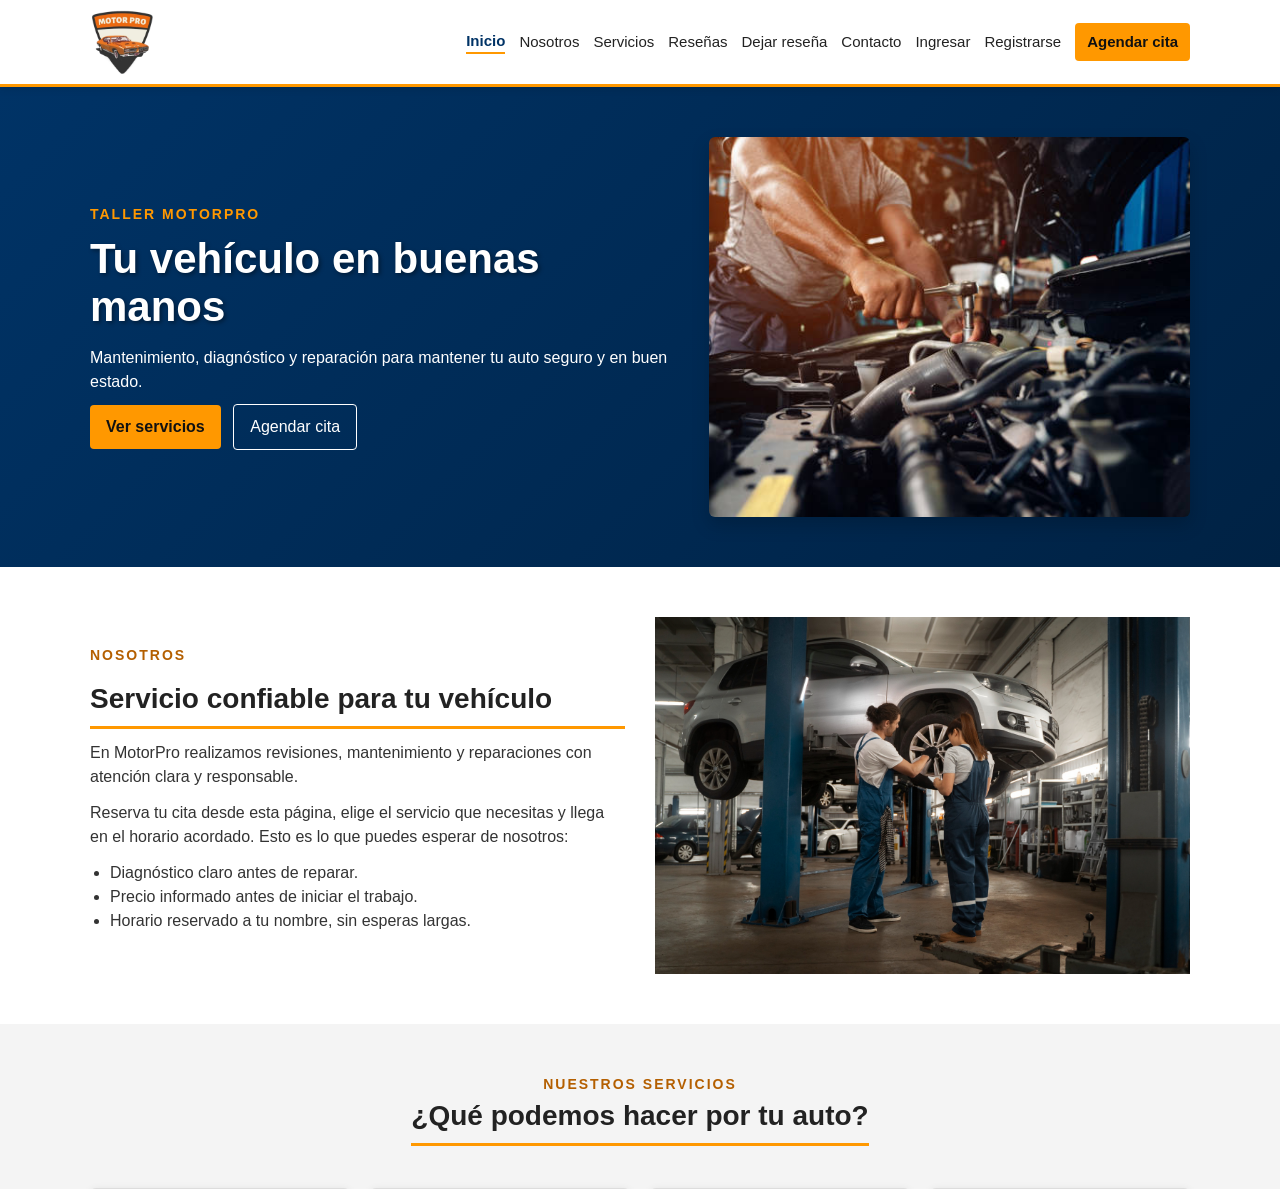
<file: index.html>
<!DOCTYPE html>
<html>
  <head>
    <meta http-equiv="refresh" content="0; url=pages/index.html">
    <title>Redirigiendo, espera...</title>
  </head>
  <body>
    <a href="pages/index.html">Ir al sitio</a>
  </body>
</html>
</file>
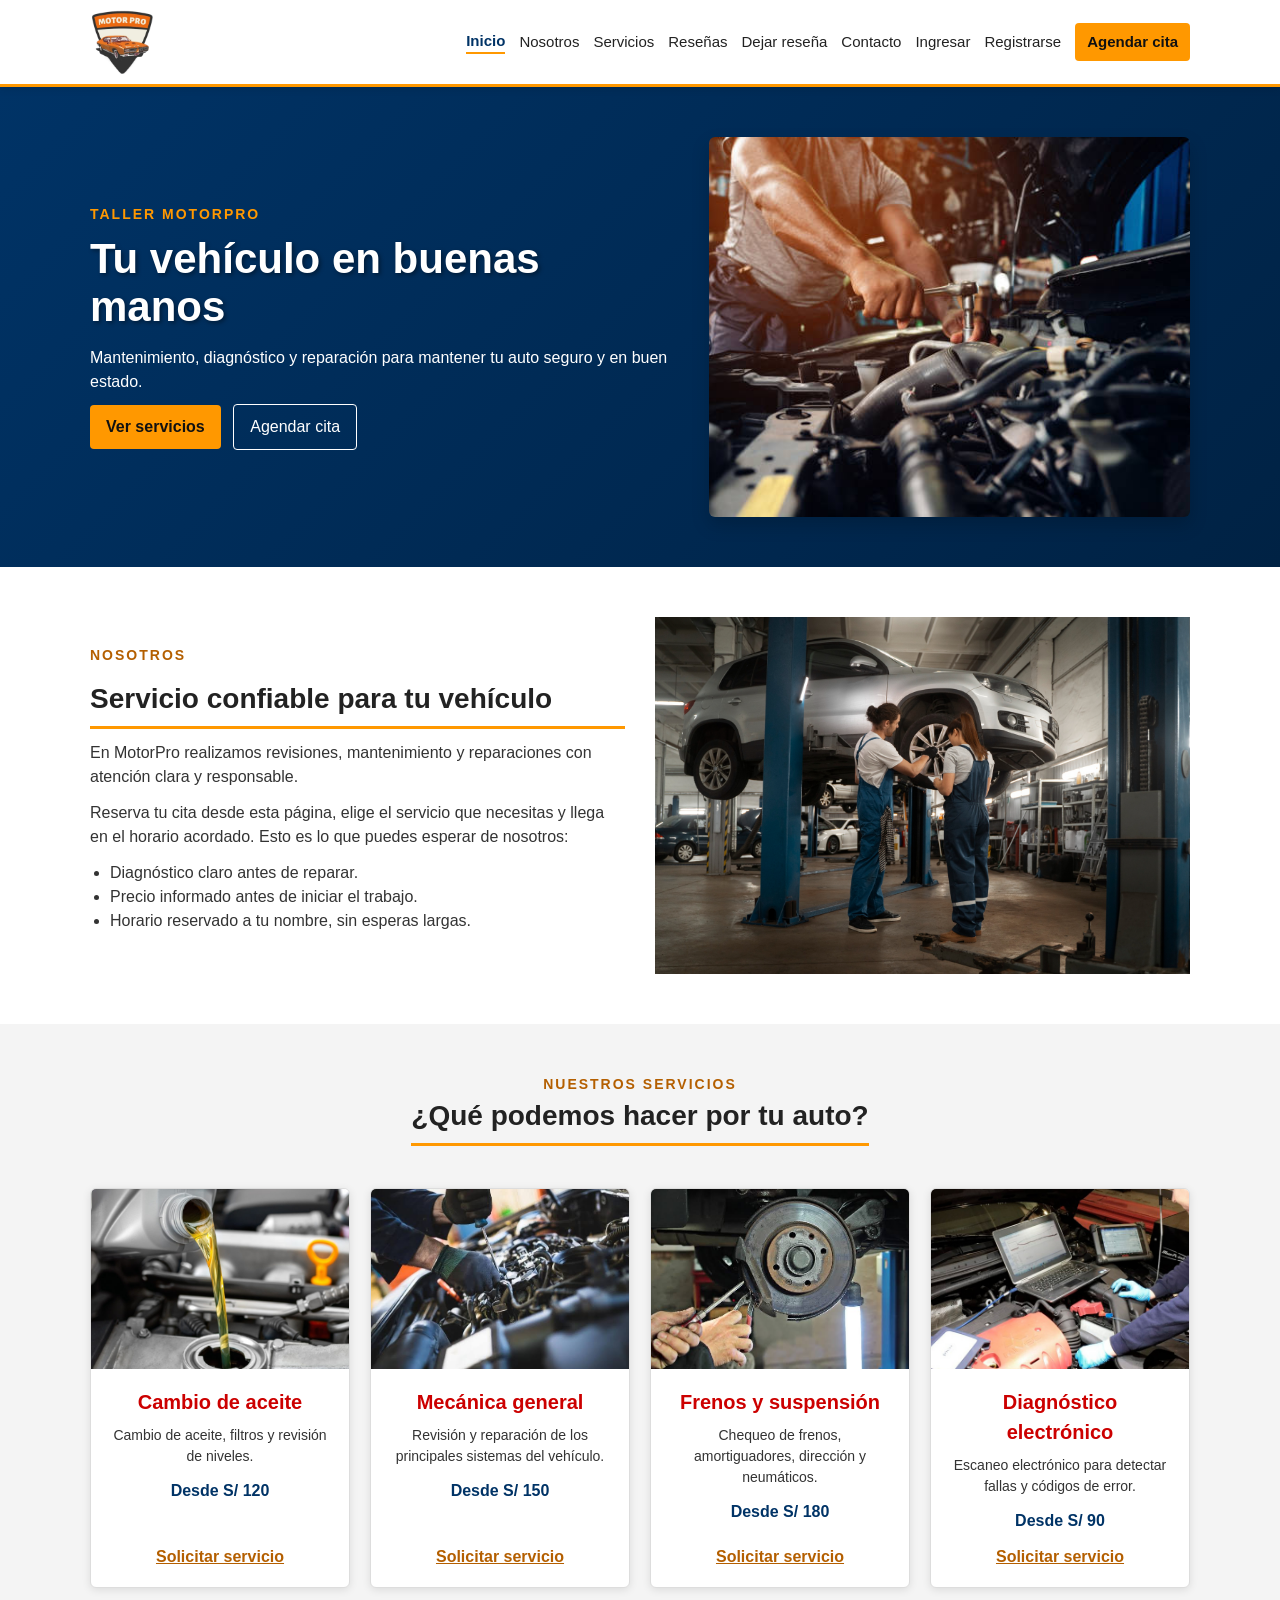
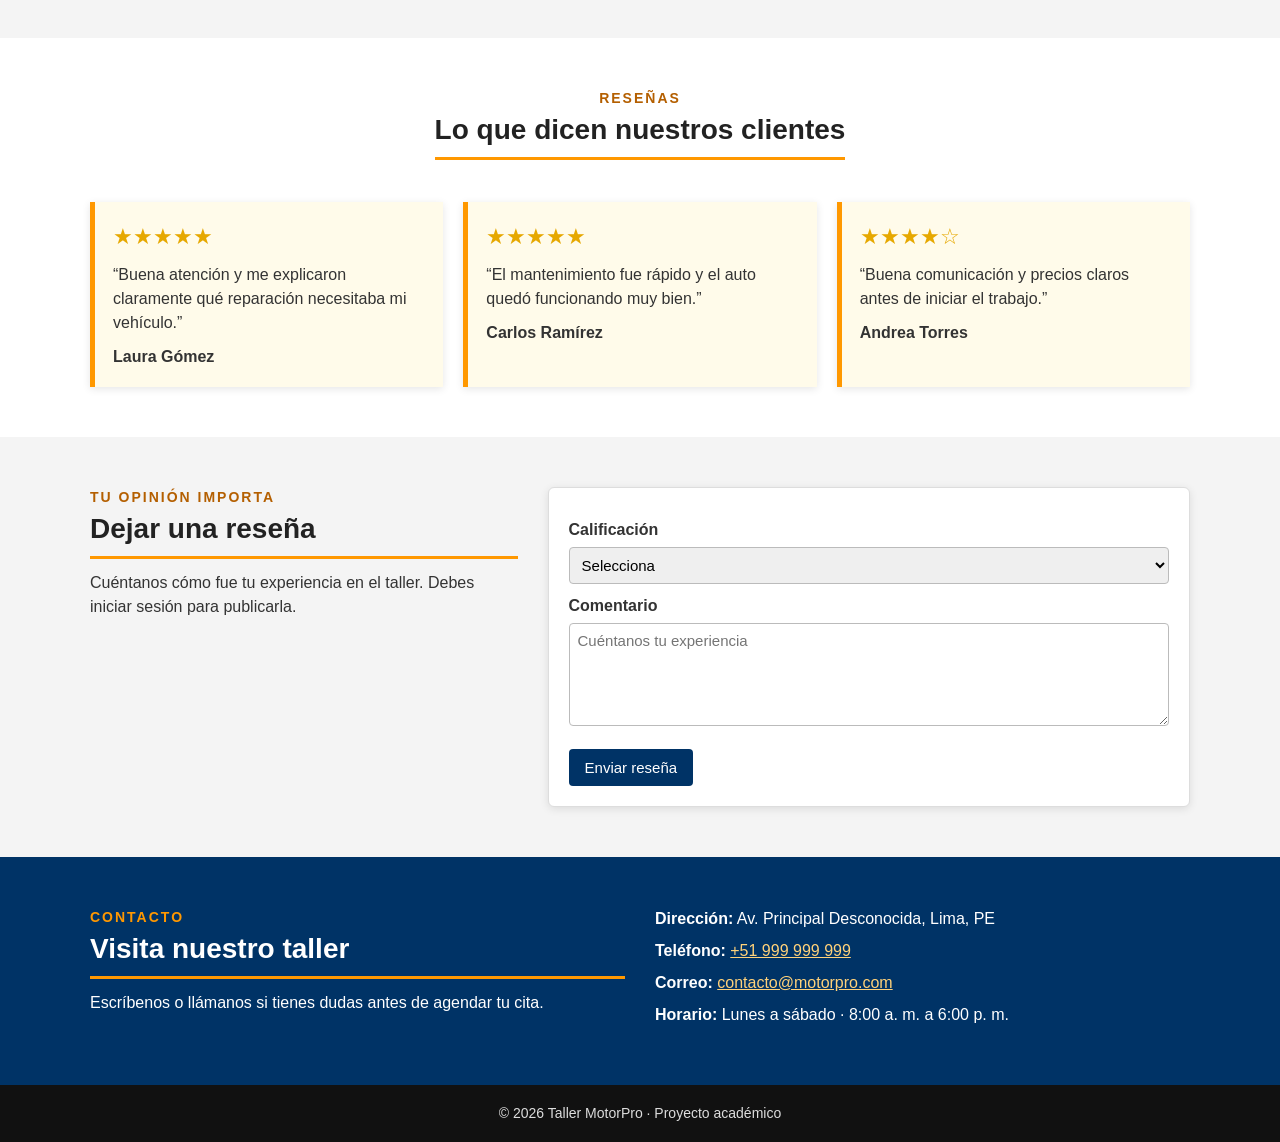
<file: pages/index.html>
<!DOCTYPE html>
<html lang="es">

<head>
    <meta charset="UTF-8">
    <meta name="viewport" content="width=device-width, initial-scale=1.0">
    <meta name="description" content="Taller MotorPro: mantenimiento, diagnóstico y reparación para tu vehículo.">
    <meta name="theme-color" content="#003366">
    <title>Taller Automotriz | Taller MotorPro</title>
    <link rel="stylesheet" href="../css/base.css">
    <link rel="stylesheet" href="../css/menu.css">
    <link rel="stylesheet" href="../css/componentes.css">
    <link rel="stylesheet" href="../css/index.css">
    <link rel="stylesheet" href="../css/res.css">
</head>

<body>
    <a class="saltar" href="#contenido">Saltar al contenido</a>

    <header class="encabezado">
        <div class="contenedor barra">
            <a class="logo" id="logo-enlace" href="index.html#inicio" aria-label="MotorPro, ir al inicio">
                <img src="../images/MotorProLogo.png" alt="MotorPro">
            </a>

            <button class="boton-hamburguesa" id="boton-menu" type="button" aria-controls="menu">Menú</button>

            <nav class="menu" id="menu" aria-label="Navegación principal">
                <a id="enlace-inicio" href="index.html#inicio">Inicio</a>
                <a id="enlace-nosotros" href="index.html#nosotros">Nosotros</a>
                <a id="enlace-servicios" href="index.html#servicios">Servicios</a>
                <a id="enlace-resenas" href="index.html#resenas">Reseñas</a>
                <a id="enlace-dejar-resena" href="index.html#dejar-resena">Dejar reseña</a>
                <a id="enlace-contacto" href="index.html#contacto">Contacto</a>
                <a id="enlace-ingresar" href="login.html">Ingresar</a>
                <a id="enlace-registro" href="registro.html">Registrarse</a>
                <a id="enlace-citas" href="citas.html" hidden>Mis citas</a>
                <span class="saludo" id="saludo" hidden></span>
                <button class="boton-salir" id="boton-salir" type="button" hidden>Salir</button>
                <a class="boton-menu" id="enlace-agendar-menu" href="citas.html">Agendar cita</a>
            </nav>
        </div>
    </header>

    <main id="contenido">
        <section class="hero" id="inicio">
            <div class="contenedor hero-grid">
                <div class="hero-texto">
                    <p class="etiqueta">Taller MotorPro</p>
                    <h1>Tu vehículo en buenas manos</h1>
                    <p>
                        Mantenimiento, diagnóstico y reparación para mantener tu auto seguro y en buen estado.
                    </p>
                    <div class="hero-botones">
                        <a class="boton boton-principal" href="#servicios">Ver servicios</a>
                        <a class="boton boton-secundario" id="enlace-agendar-hero" href="citas.html">Agendar cita</a>
                    </div>
                </div>

                <div class="hero-imagen">
                    <img src="../images/motorpro_fondoinicio2.jpg" alt="Automóvil y herramientas de taller">
                </div>
            </div>
        </section>

        <section class="seccion" id="nosotros">
            <div class="contenedor dos-columnas">
                <div>
                    <p class="etiqueta">Nosotros</p>
                    <h2>Servicio confiable para tu vehículo</h2>
                    <p>
                        En MotorPro realizamos revisiones, mantenimiento y reparaciones con atención clara y
                        responsable.
                    </p>
                    <p>
                        Reserva tu cita desde esta página, elige el servicio que necesitas y llega en el horario
                        acordado. Esto es lo que puedes esperar de nosotros:
                    </p>
                    <ul>
                        <li>Diagnóstico claro antes de reparar.</li>
                        <li>Precio informado antes de iniciar el trabajo.</li>
                        <li>Horario reservado a tu nombre, sin esperas largas.</li>
                    </ul>
                </div>

                <div class="imagen-presentacion">
                    <img src="../images/mecanicos_con_herramientas.jpg" alt="Mecánico con herramientas" loading="lazy">

                </div>
            </div>
        </section>

        <section class="seccion seccion-gris" id="servicios">
            <div class="contenedor">
                <div class="titulo-seccion">
                    <p class="etiqueta">Nuestros servicios</p>
                    <h2>¿Qué podemos hacer por tu auto?</h2>
                </div>

                <div class="servicios-grid" id="lista-servicios"></div>
            </div>
        </section>

        <section class="seccion" id="resenas">
            <div class="contenedor">
                <div class="titulo-seccion">
                    <p class="etiqueta">Reseñas</p>
                    <h2>Lo que dicen nuestros clientes</h2>
                </div>

                <div class="resenas-grid" id="lista-resenas"></div>
            </div>
        </section>

        <section class="seccion seccion-gris" id="dejar-resena">
            <div class="contenedor formulario-grid">
                <div>
                    <p class="etiqueta">Tu opinión importa</p>
                    <h2>Dejar una reseña</h2>
                    <p>
                        Cuéntanos cómo fue tu experiencia en el taller. Debes iniciar sesión para publicarla.
                    </p>
                </div>

                <form class="formulario" id="formulario-resena">
                    <label for="calificacion">Calificación</label>
                    <select id="calificacion" name="calificacion" required>
                        <option value="">Selecciona</option>
                        <option value="5">5 estrellas</option>
                        <option value="4">4 estrellas</option>
                        <option value="3">3 estrellas</option>
                        <option value="2">2 estrellas</option>
                        <option value="1">1 estrella</option>
                    </select>

                    <label for="comentario">Comentario</label>
                    <textarea id="comentario" name="comentario" rows="5" placeholder="Cuéntanos tu experiencia"
                        required></textarea>

                    <p class="mensaje" id="mensaje-resena" role="alert" hidden></p>
                    <button class="boton boton-principal" type="submit">Enviar reseña</button>
                </form>
            </div>
        </section>

        <section class="seccion contacto" id="contacto">
            <div class="contenedor contacto-grid">
                <div>
                    <p class="etiqueta">Contacto</p>
                    <h2>Visita nuestro taller</h2>
                    <p>Escríbenos o llámanos si tienes dudas antes de agendar tu cita.</p>
                </div>

                <div class="datos-contacto">
                    <p><strong>Dirección:</strong> Av. Principal Desconocida, Lima, PE</p>
                    <p><strong>Teléfono:</strong> <a href="tel:+51999999999">+51 999 999 999</a></p>
                    <p><strong>Correo:</strong> <a href="mailto:contacto@motorpro.com">contacto@motorpro.com</a></p>
                    <p><strong>Horario:</strong> Lunes a sábado · 8:00 a. m. a 6:00 p. m.</p>
                </div>
            </div>
        </section>
    </main>

    <footer>
        <div class="contenedor">
            <p>© 2026 Taller MotorPro · Proyecto académico</p>
        </div>
    </footer>

    <script src="../js/datos.js"></script>
    <script src="../js/menu.js"></script>
    <script src="../js/servicios.js"></script>
    <script src="../js/resenas.js"></script>
</body>

</html>
</file>
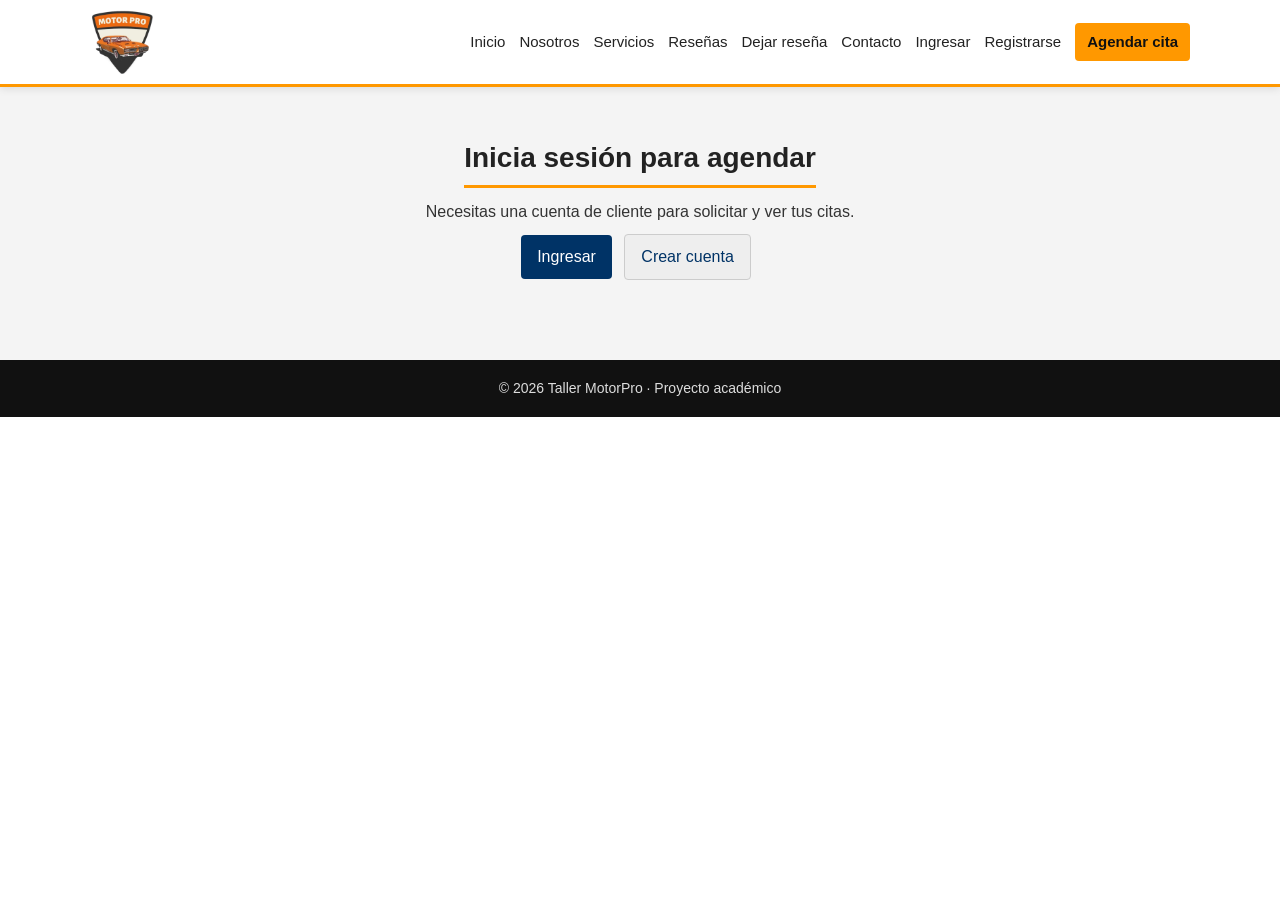
<file: pages/citas.html>
<!DOCTYPE html>
<html lang="es">

<head>
    <meta charset="UTF-8">
    <meta name="viewport" content="width=device-width, initial-scale=1.0">
    <meta name="description" content="Taller MotorPro: mantenimiento, diagnóstico y reparación para tu vehículo.">
    <meta name="theme-color" content="#003366">
    <title>Mis citas | Taller MotorPro</title>
    <link rel="stylesheet" href="../css/base.css">
    <link rel="stylesheet" href="../css/menu.css">
    <link rel="stylesheet" href="..//css/componentes.css">
    <link rel="stylesheet" href="../css/res.css">
</head>

<body>
    <a class="saltar" href="#contenido">Saltar al contenido</a>

    <header class="encabezado">
        <div class="contenedor barra">
            <a class="logo" id="logo-enlace" href="index.html#inicio" aria-label="MotorPro, ir al inicio">
                <img src="../images/MotorProLogo.png" alt="MotorPro">
            </a>

            <button class="boton-hamburguesa" id="boton-menu" type="button" aria-controls="menu">Menú</button>

            <nav class="menu" id="menu" aria-label="Navegación principal">
                <a id="enlace-inicio" href="index.html#inicio">Inicio</a>
                <a id="enlace-nosotros" href="index.html#nosotros">Nosotros</a>
                <a id="enlace-servicios" href="index.html#servicios">Servicios</a>
                <a id="enlace-resenas" href="index.html#resenas">Reseñas</a>
                <a id="enlace-dejar-resena" href="index.html#dejar-resena">Dejar reseña</a>
                <a id="enlace-contacto" href="index.html#contacto">Contacto</a>
                <a id="enlace-ingresar" href="login.html">Ingresar</a>
                <a id="enlace-registro" href="registro.html">Registrarse</a>
                <a class="activo" id="enlace-citas" href="citas.html" hidden>Mis citas</a>
                <span class="saludo" id="saludo" hidden></span>
                <button class="boton-salir" id="boton-salir" type="button" hidden>Salir</button>
                <a class="boton-menu" id="enlace-agendar-menu" href="citas.html">Agendar cita</a>
            </nav>
        </div>
    </header>

    <main id="contenido">
        <section class="seccion seccion-gris" id="sin-sesion">
            <div class="contenedor titulo-seccion">
                <h2>Inicia sesión para agendar</h2>
                <p>Necesitas una cuenta de cliente para solicitar y ver tus citas.</p>
                <a class="boton boton-principal" href="login.html">Ingresar</a>
                <a class="boton boton-secundario" href="registro.html">Crear cuenta</a>
            </div>
        </section>

        <section class="seccion seccion-gris" id="cita" hidden>
            <div class="contenedor formulario-grid">
                <div>
                    <p class="etiqueta">Agenda tu visita</p>
                    <h2>Solicitar una cita</h2>
                    <p>Elige el servicio, indícanos los datos de tu vehículo y reserva fecha y hora.</p>
                </div>

                <form class="formulario" id="formulario-cita">
                    <label for="servicio">Servicio</label>
                    <select id="servicio" name="servicio" required>
                        <option value="">Selecciona un servicio</option>
                    </select>

                    <label for="marca">Marca del vehículo</label>
                    <input id="marca" name="marca" type="text" placeholder="Ejemplo: Toyota" required>

                    <label for="modelo">Modelo</label>
                    <input id="modelo" name="modelo" type="text" placeholder="Ejemplo: Yaris" required>

                    <label for="placa">Placa</label>
                    <input id="placa" name="placa" type="text" placeholder="Ejemplo: ABC-123" required>

                    <label for="fecha">Fecha</label>
                    <input id="fecha" name="fecha" type="date" required>

                    <label for="hora">Hora</label>
                    <select id="hora" name="hora" required>
                        <option value="">Selecciona una hora</option>
                    </select>

                    <p class="mensaje" id="mensaje-cita" role="alert" hidden></p>
                    <button class="boton boton-principal" type="submit">Solicitar cita</button>
                </form>
            </div>
        </section>

        <section class="seccion" id="mis-citas" hidden>
            <div class="contenedor">
                <div class="titulo-seccion">
                    <p class="etiqueta">Mis citas</p>
                    <h2>Tus citas registradas</h2>
                    <p id="datos-cliente"></p>
                </div>

                <p id="sin-citas">Aún no tienes citas. Agenda la primera con el formulario de arriba.</p>
                <div class="citas-grid" id="lista-citas"></div>
            </div>
        </section>
    </main>

    <footer>
        <div class="contenedor">
            <p>© 2026 Taller MotorPro · Proyecto académico</p>
        </div>
    </footer>

    <script src="../js/datos.js"></script>
    <script src="../js/menu.js"></script>
    <script src="../js/citas.js"></script>
</body>

</html>
</file>
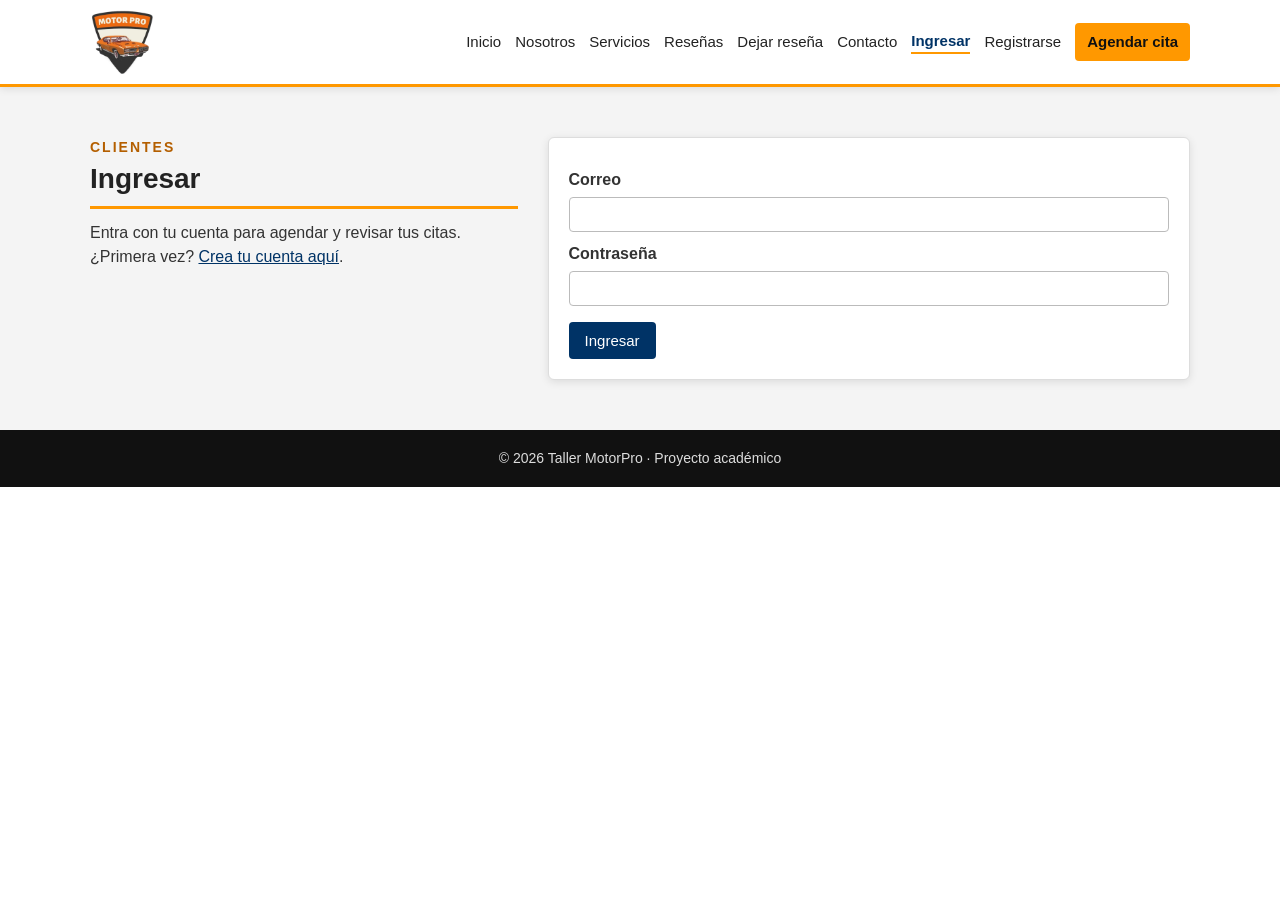
<file: pages/login.html>
<!DOCTYPE html>
<html lang="es">

<head>
    <meta charset="UTF-8">
    <meta name="viewport" content="width=device-width, initial-scale=1.0">
    <meta name="description" content="Taller MotorPro: mantenimiento, diagnóstico y reparación para tu vehículo.">
    <meta name="theme-color" content="#003366">
    <title>Ingresar | Taller MotorPro</title>
    <link rel="stylesheet" href="../css/base.css">
    <link rel="stylesheet" href="../css/menu.css">
    <link rel="stylesheet" href="../css/componentes.css">
    <link rel="stylesheet" href="../css/res.css">
</head>

<body>
    <a class="saltar" href="#contenido">Saltar al contenido</a>

    <header class="encabezado">
        <div class="contenedor barra">
            <a class="logo" id="logo-enlace" href="index.html#inicio" aria-label="MotorPro, ir al inicio">
                <img src="../images/MotorProLogo.png" alt="MotorPro">
            </a>

            <button class="boton-hamburguesa" id="boton-menu" type="button" aria-controls="menu">Menú</button>

            <nav class="menu" id="menu" aria-label="Navegación principal">
                <a id="enlace-inicio" href="index.html#inicio">Inicio</a>
                <a id="enlace-nosotros" href="index.html#nosotros">Nosotros</a>
                <a id="enlace-servicios" href="index.html#servicios">Servicios</a>
                <a id="enlace-resenas" href="index.html#resenas">Reseñas</a>
                <a id="enlace-dejar-resena" href="index.html#dejar-resena">Dejar reseña</a>
                <a id="enlace-contacto" href="index.html#contacto">Contacto</a>
                <a class="activo" id="enlace-ingresar" href="login.html">Ingresar</a>
                <a id="enlace-registro" href="registro.html">Registrarse</a>
                <a id="enlace-citas" href="citas.html" hidden>Mis citas</a>
                <span class="saludo" id="saludo" hidden></span>
                <button class="boton-salir" id="boton-salir" type="button" hidden>Salir</button>
                <a class="boton-menu" id="enlace-agendar-menu" href="citas.html">Agendar cita</a>
            </nav>
        </div>
    </header>

    <main id="contenido">
        <section class="seccion seccion-gris" id="ingresar">
            <div class="contenedor formulario-grid">
                <div>
                    <p class="etiqueta">Clientes</p>
                    <h2>Ingresar</h2>
                    <p>Entra con tu cuenta para agendar y revisar tus citas.</p>
                    <p>¿Primera vez? <a href="registro.html">Crea tu cuenta aquí</a>.</p>
                </div>

                <form class="formulario" id="formulario-login">
                    <label for="login-correo">Correo</label>
                    <input id="login-correo" name="login-correo" type="email" autocomplete="email" required>

                    <label for="login-clave">Contraseña</label>
                    <input id="login-clave" name="login-clave" type="password" autocomplete="current-password" required>

                    <p class="mensaje" id="mensaje-login" role="alert" hidden></p>
                    <button class="boton boton-principal" type="submit">Ingresar</button>
                </form>
            </div>
        </section>
    </main>

    <footer>
        <div class="contenedor">
            <p>© 2026 Taller MotorPro · Proyecto académico</p>
        </div>
    </footer>

    <script src="../js/datos.js"></script>
    <script src="../js/menu.js"></script>
    <script src="../js/autenticacion.js"></script>
</body>

</html>
</file>
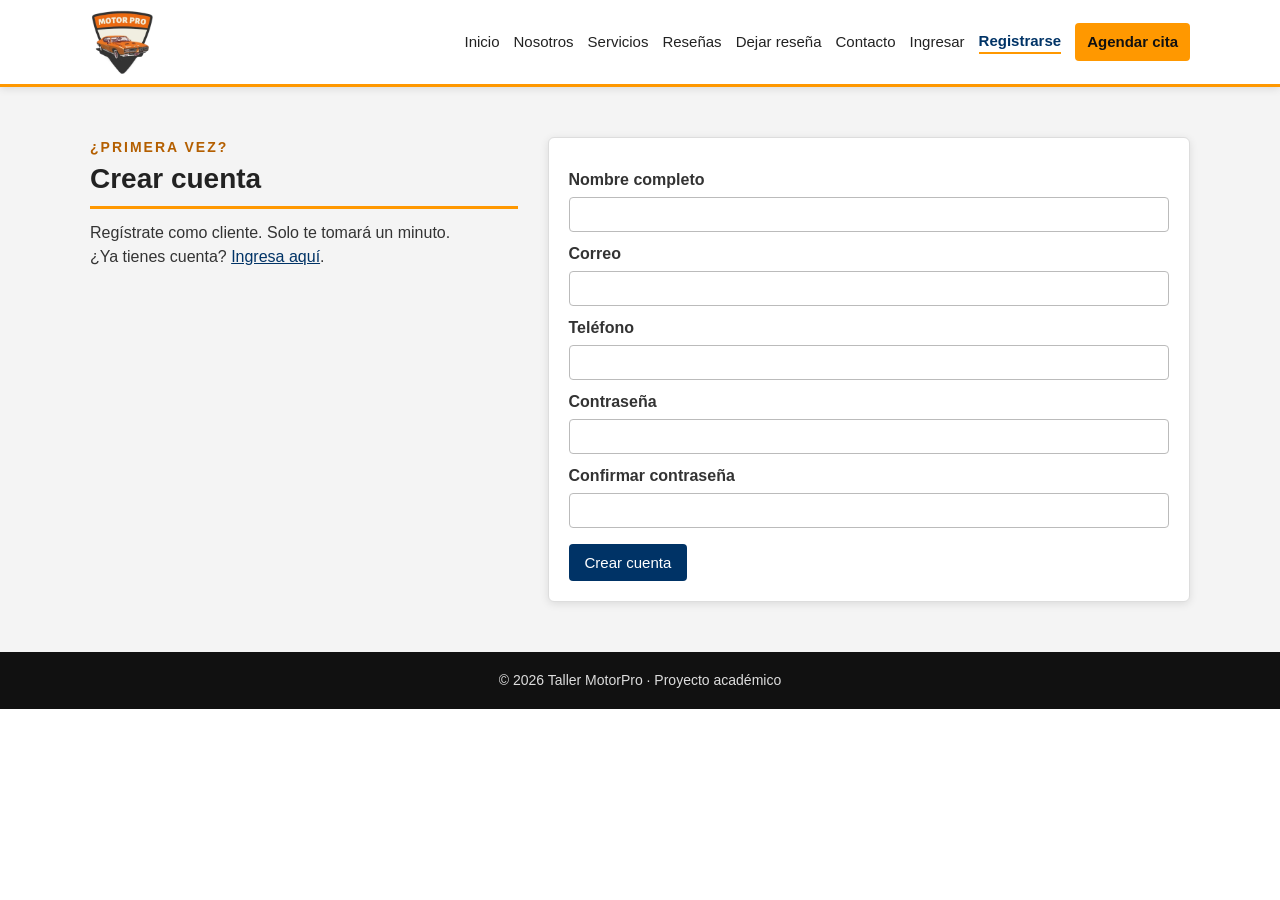
<file: pages/registro.html>
<!DOCTYPE html>
<html lang="es">

<head>
    <meta charset="UTF-8">
    <meta name="viewport" content="width=device-width, initial-scale=1.0">
    <meta name="description" content="Taller MotorPro: mantenimiento, diagnóstico y reparación para tu vehículo.">
    <meta name="theme-color" content="#003366">
    <title>Crear cuenta | Taller MotorPro</title>
    <link rel="stylesheet" href="../css/base.css">
    <link rel="stylesheet" href="../css/menu.css">
    <link rel="stylesheet" href="../css/componentes.css">
    <link rel="stylesheet" href="../css/res.css">

</head>

<body>
    <a class="saltar" href="#contenido">Saltar al contenido</a>

    <header class="encabezado">
        <div class="contenedor barra">
            <a class="logo" id="logo-enlace" href="index.html#inicio" aria-label="MotorPro, ir al inicio">
                <img src="../images/MotorProLogo.png" alt="MotorPro">
            </a>

            <button class="boton-hamburguesa" id="boton-menu" type="button" aria-controls="menu">Menú</button>

            <nav class="menu" id="menu" aria-label="Navegación principal">
                <a id="enlace-inicio" href="index.html#inicio">Inicio</a>
                <a id="enlace-nosotros" href="index.html#nosotros">Nosotros</a>
                <a id="enlace-servicios" href="index.html#servicios">Servicios</a>
                <a id="enlace-resenas" href="index.html#resenas">Reseñas</a>
                <a id="enlace-dejar-resena" href="index.html#dejar-resena">Dejar reseña</a>
                <a id="enlace-contacto" href="index.html#contacto">Contacto</a>
                <a id="enlace-ingresar" href="login.html">Ingresar</a>
                <a class="activo" id="enlace-registro" href="registro.html">Registrarse</a>
                <a id="enlace-citas" href="citas.html" hidden>Mis citas</a>
                <span class="saludo" id="saludo" hidden></span>
                <button class="boton-salir" id="boton-salir" type="button" hidden>Salir</button>
                <a class="boton-menu" id="enlace-agendar-menu" href="citas.html">Agendar cita</a>
            </nav>
        </div>
    </header>

    <main id="contenido">
        <section class="seccion seccion-gris" id="registro">
            <div class="contenedor formulario-grid">
                <div>
                    <p class="etiqueta">¿Primera vez?</p>
                    <h2>Crear cuenta</h2>
                    <p>Regístrate como cliente. Solo te tomará un minuto.</p>
                    <p>¿Ya tienes cuenta? <a href="login.html">Ingresa aquí</a>.</p>
                </div>

                <form class="formulario" id="formulario-registro">
                    <label for="registro-nombre">Nombre completo</label>
                    <input id="registro-nombre" name="registro-nombre" type="text" autocomplete="name" required>

                    <label for="registro-correo">Correo</label>
                    <input id="registro-correo" name="registro-correo" type="email" autocomplete="email" required>

                    <label for="registro-telefono">Teléfono</label>
                    <input id="registro-telefono" name="registro-telefono" type="tel" autocomplete="tel" required>

                    <label for="registro-clave">Contraseña</label>
                    <input id="registro-clave" name="registro-clave" type="password" minlength="6"
                        autocomplete="new-password" required>

                    <label for="registro-confirmar">Confirmar contraseña</label>
                    <input id="registro-confirmar" name="registro-confirmar" type="password" minlength="6"
                        autocomplete="new-password" required>

                    <p class="mensaje" id="mensaje-registro" role="alert" hidden></p>
                    <button class="boton boton-principal" type="submit">Crear cuenta</button>
                </form>
            </div>
        </section>
    </main>

    <footer>
        <div class="contenedor">
            <p>© 2026 Taller MotorPro · Proyecto académico</p>
        </div>
    </footer>

    <script src="../js/datos.js"></script>
    <script src="../js/menu.js"></script>
    <script src="../js/autenticacion.js"></script>
</body>

</html>
</file>
<file: css/base.css>
*,
*::before,
*::after {
    margin: 0;
    padding: 0;
    box-sizing: border-box;
}

[hidden] {
    display: none !important;
}

html {
    scroll-behavior: smooth;
    scroll-padding-top: 72px;
}

body {
    font-family: Arial, Helvetica, sans-serif;
    font-size: 16px;
    color: #333333;
    background-color: #ffffff;
    line-height: 1.5;
}

img {
    max-width: 100%;
    height: auto;
    display: block;
}

a {
    color: #003366;
}

:focus-visible {
    outline: 3px solid #ff9800;
    outline-offset: 2px;
}

.saltar {
    position: absolute;
    left: -9999px;
    top: 0;
    background: #003366;
    color: #fff;
    padding: 8px 12px;
    z-index: 100;
}

.saltar:focus {
    left: 0;
}

.contenedor {
    width: 90%;
    max-width: 1100px;
    margin-inline: auto;
}

h1 {
    font-size: clamp(30px, 5vw, 42px);
    line-height: 1.15;
    color: #003366;
    text-align: left;
    margin-top: 10px;
    margin-bottom: 15px;
    text-shadow: 2px 2px 2px #cccccc;
}

h2 {
    font-size: clamp(23px, 3.5vw, 28px);
    color: #222222;
    margin-bottom: 12px;
    border-bottom: 3px solid #ff9800;
    padding-bottom: 6px;
}

h3 {
    font-size: 20px;
    color: #cc0000;
    text-align: center;
    margin: 8px 0;
}

.etiqueta {
    font-size: 14px;
    color: #b45f00;
    font-weight: bold;
    text-transform: uppercase;
    letter-spacing: 2px;
}

.titulo-seccion {
    text-align: center;
    margin-bottom: 30px;
}

.titulo-seccion h2 {
    display: inline-block;
}

.boton {
    display: inline-block;
    text-decoration: none;
    padding: 10px 16px;
    border-radius: 4px;
    margin-right: 8px;
    margin-top: 10px;
    transition: background-color 0.2s, transform 0.2s;
}

.boton:hover {
    transform: translateY(-2px);
}

.boton-principal {
    background-color: #003366;
    color: white;
}

.boton-principal:hover {
    background-color: #002244;
}

.boton-secundario {
    background-color: #eeeeee;
    color: #003366;
    border: 1px solid #cccccc;
}

.boton-secundario:hover {
    background-color: #dddddd;
}
</file>
<file: css/menu.css>
.encabezado {
    background-color: #ffffff;
    border-bottom: 3px solid #ff9800;
    box-shadow: 0 2px 8px rgba(0, 0, 0, 0.10);
    padding-block: 10px;
    position: sticky;
    top: 0;
    z-index: 10;
}

.barra {
    display: flex;
    justify-content: space-between;
    align-items: center;
    gap: 12px 24px;
    flex-wrap: wrap;
}

.logo {
    display: inline-block;
    flex: 0 0 auto;
    line-height: 0;
}

.logo img {
    height: clamp(36px, 6vw, 64px);
    width: auto;
    max-width: 100%;
}

.menu {
    display: flex;
    flex-wrap: wrap;
    align-items: center;
    justify-content: flex-end;
    gap: 6px 14px;
}

.menu a,
.boton-salir {
    text-decoration: none;
    color: #222222;
    font-size: 15px;
}

.menu a:hover,
.boton-salir:hover {
    color: #b45f00;
    text-decoration: underline;
}

.menu a.activo {
    color: #003366;
    font-weight: bold;
    border-bottom: 2px solid #ff9800;
}

.saludo {
    font-size: 15px;
    font-weight: bold;
    color: #003366;
}

.boton-salir {
    background: none;
    border: 1px solid #dddddd;
    border-radius: 4px;
    padding: 6px 10px;
    font-family: inherit;
    cursor: pointer;
}

.boton-menu {
    background-color: #ff9800;
    color: #111 !important;
    padding: 8px 12px;
    border-radius: 4px;
    font-weight: bold;
}

.boton-menu:hover {
    background-color: #e08600;
    text-decoration: none !important;
}

.boton-hamburguesa {
    display: none;
    background-color: #003366;
    color: white;
    border: none;
    border-radius: 4px;
    padding: 8px 14px;
    font-size: 15px;
    font-family: inherit;
    cursor: pointer;
}
</file>
<file: css/componentes.css>
.seccion {
    padding-block: 50px;
}

.seccion-gris {
    background-color: #f4f4f4;
}

.dos-columnas {
    display: flex;
    align-items: center;
    gap: 30px;
}

.dos-columnas>div {
    flex: 1;
}

.dos-columnas p {
    margin-bottom: 12px;
}

.servicios-grid {
    display: flex;
    flex-wrap: wrap;
    gap: 20px;
}

.tarjeta {
    background-color: white;
    width: 23%;
    min-width: 200px;
    flex-grow: 1;
    display: flex;
    flex-direction: column;
    overflow: hidden;
    border: 1px solid #dddddd;
    border-radius: 6px;
    text-align: center;
}

.tarjeta img {
    width: 100%;
    height: 180px;
    object-fit: cover;
    margin-bottom: 10px;
}

.tarjeta h3,
.tarjeta p {
    padding-inline: 18px;
}

.tarjeta p {
    font-size: 14px;
    margin-bottom: 12px;
}

.tarjeta a {
    margin-top: auto;
    padding: 0 18px 18px;
    font-weight: bold;
    color: #b45f00;
}

.resenas-grid {
    display: flex;
    gap: 20px;
    flex-wrap: wrap;
}

.resena {
    background-color: #fffbea;
    width: 30%;
    min-width: 220px;
    flex-grow: 1;
    padding: 18px;
    border-left: 5px solid #ff9800;
}

.estrellas {
    color: #e6a800;
    font-size: 22px;
    margin-bottom: 8px;
}

.resena p {
    margin-bottom: 10px;
}

.formulario-grid {
    display: flex;
    gap: 30px;
    align-items: flex-start;
}

.formulario-grid>div {
    width: 40%;
}

.formulario {
    width: 60%;
    background-color: white;
    padding: 20px;
    border: 1px solid #dddddd;
    border-radius: 6px;
}

.formulario label {
    display: block;
    margin-top: 10px;
    margin-bottom: 5px;
    font-weight: bold;
}

.formulario input,
.formulario select,
.formulario textarea {
    width: 100%;
    padding: 8px;
    border: 1px solid #bbbbbb;
    border-radius: 4px;
    font-family: inherit;
    font-size: 15px;
}

.formulario textarea {
    resize: vertical;
}

.formulario button {
    margin-top: 16px;
    border: none;
    cursor: pointer;
    font-size: 15px;
}

.mensaje {
    margin-top: 12px;
    padding: 8px 10px;
    border-radius: 4px;
    font-size: 14px;
}

.mensaje-error {
    background-color: #fdecea;
    color: #cc0000;
    border: 1px solid #cc0000;
}

.mensaje-exito {
    background-color: #e8f5e9;
    color: #1b6e2d;
    border: 1px solid #1b6e2d;
}

.contacto {
    background-color: #003366;
    color: white;
}

.contacto h2 {
    color: white;
}

.contacto .etiqueta {
    color: #ff9800;
}

.contacto a {
    color: #ffd27a;
}

.contacto-grid {
    display: flex;
    gap: 30px;
}

.contacto-grid>div {
    flex: 1;
}

.datos-contacto p {
    margin-bottom: 8px;
}

footer {
    background-color: #111111;
    color: #dddddd;
    text-align: center;
    padding: 18px;
    font-size: 14px;
}

.dos-columnas ul {
    padding-left: 20px;
    margin-bottom: 12px;
}

.tarjeta .precio {
    font-weight: bold;
    color: #003366;
    font-size: 16px;
}

.citas-grid {
    display: flex;
    flex-wrap: wrap;
    gap: 20px;
}

.cita {
    background-color: white;
    width: 30%;
    min-width: 240px;
    flex-grow: 1;
    padding: 18px;
    border: 1px solid #dddddd;
    border-left: 5px solid #ff9800;
    border-radius: 6px;
}

.cita h3 {
    text-align: left;
    margin-top: 0;
}

.cita p {
    margin-bottom: 6px;
}

.cita .estado {
    display: inline-block;
    padding: 3px 12px;
    border-radius: 999px;
    font-size: 13px;
    font-weight: bold;
    color: white;
}

.cita-pendiente .estado {
    background-color: #1b6e2d;
}

.cita-cancelada {
    border-left-color: #999999;
    background-color: #f4f4f4;
}

.cita-cancelada .estado {
    background-color: #666666;
}

.boton-cancelar {
    margin-top: 8px;
    padding: 8px 12px;
    background-color: white;
    color: #cc0000;
    border: 1px solid #cc0000;
    border-radius: 4px;
    font-family: inherit;
    cursor: pointer;
}

.boton-cancelar:hover {
    background-color: #fdecea;
}

.tarjeta,
.resena,
.cita,
.formulario {
    box-shadow: 0 2px 8px rgba(0, 0, 0, 0.10);
}

.tarjeta,
.resena,
.cita {
    transition: transform 0.2s, box-shadow 0.2s;
}

.tarjeta:hover,
.resena:hover,
.cita:hover {
    transform: translateY(-4px);
    box-shadow: 0 8px 18px rgba(0, 0, 0, 0.18);
}

.boton-cancelar {
    transition: background-color 0.2s;
}
</file>
<file: css/index.css>
.hero {
    background: linear-gradient(135deg, #003366, #002244);
    padding-block: 50px;
}

.hero-grid {
    display: flex;
    align-items: center;
    gap: 30px;
}

.hero-texto {
    width: 55%;
}

.hero-imagen {
    width: 45%;
}

.hero-imagen img {
    width: 100%;
    height: 380px;
    object-fit: cover;
    border-radius: 6px;
    box-shadow: 0 8px 18px rgba(0, 0, 0, 0.18);
}

.imagen-presentacion img {
    margin-inline: auto;
}

.hero .etiqueta {
    color: #ff9800;
}

.hero h1 {
    color: white;
    text-shadow: 2px 2px 4px rgba(0, 0, 0, 0.4);
}

.hero-texto p {
    color: white;
}

.hero .boton-principal {
    background-color: #ff9800;
    color: #111111;
    font-weight: bold;
}

.hero .boton-principal:hover {
    background-color: #e08600;
}

.hero .boton-secundario {
    background-color: transparent;
    color: white;
    border: 1px solid white;
}

.hero .boton-secundario:hover {
    background-color: rgba(255, 255, 255, 0.15);
}
</file>
<file: css/res.css>
@media (max-width: 960px) {
    html {
        scroll-padding-top: 70px;
    }

    .boton-hamburguesa {
        display: block;
    }

    .menu {
        display: none;
        flex-direction: column;
        align-items: stretch;
        width: 100%;
        gap: 0;
        border-top: 1px solid #dddddd;
        padding-top: 8px;
    }

    .menu.abierto {
        display: flex;
    }

    .menu a,
    .saludo,
    .boton-salir {
        padding: 12px 6px;
        border-bottom: 1px solid #dddddd;
        text-align: left;
    }

    .boton-salir {
        border-radius: 0;
        border-width: 0 0 1px 0;
        width: 100%;
    }

    .boton-menu {
        text-align: center !important;
        margin-top: 10px;
    }
}

@media (max-width: 800px) {

    .hero-grid,
    .dos-columnas,
    .formulario-grid,
    .contacto-grid {
        display: block;
    }

    .hero-texto,
    .hero-imagen,
    .formulario-grid>div,
    .formulario {
        width: 100%;
    }

    .hero-imagen,
    .imagen-presentacion,
    .formulario {
        margin-top: 20px;
    }

    .tarjeta,
    .resena {
        width: 100%;
    }

    .seccion {
        padding-block: 36px;
    }

    .hero-imagen img {
        height: 240px;
    }
}

@media (prefers-reduced-motion: reduce) {
    html {
        scroll-behavior: auto;
    }

    .boton,
    .tarjeta,
    .resena,
    .cita {
        transition: none;
    }

    .boton:hover,
    .tarjeta:hover,
    .resena:hover,
    .cita:hover {
        transform: none;
    }
}
</file>
